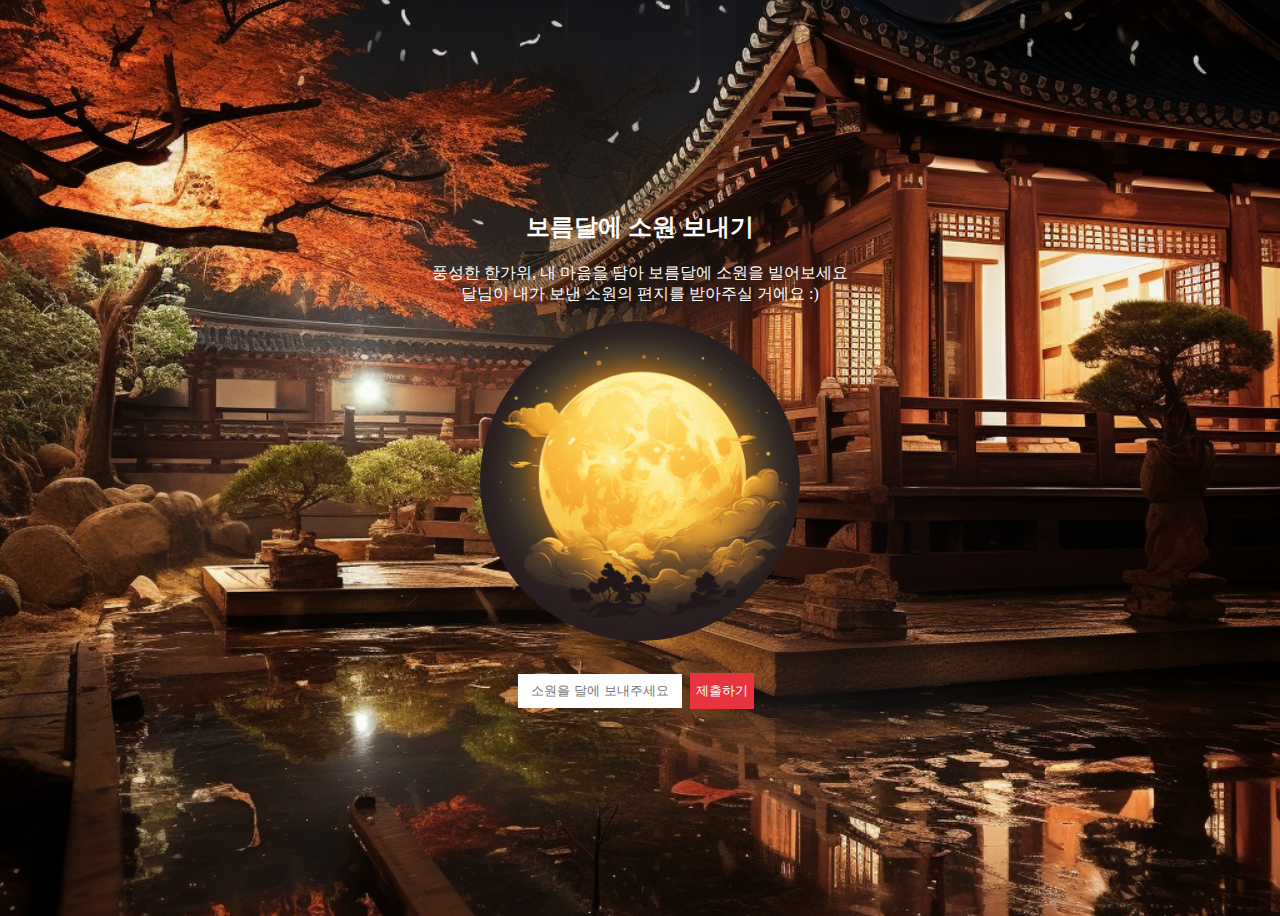
<file: deploy-v1/index.html>
<!DOCTYPE html>
<html lang="en">

<head>
    <meta charset="UTF-8">
    <meta http-equiv="X-UA-Compatible" content="IE=edge">
    <meta name="viewport" content="width=device-width, initial-scale=1.0">
    <title>달에 소원빌기 - SCCMC2309</title>
    <link rel="stylesheet" href="https://fonts.googleapis.com/css2?family=Material+Symbols+Outlined:opsz,wght,FILL,GRAD@48,400,0,0" />
    <link rel="stylesheet" href="wish.css">
</head>

<body>
    <div class="wrap">
        <div class="item-between">
            <h2>보름달에 소원 보내기</h2>
            <div class="item-center">
                <div>풍성한 한가위, 내 마음을 담아 보름달에 소원을 빌어보세요</div>
                <div>달님이 내가 보낸 소원의 편지를 받아주실 거에요 :)</div>
            </div>
            <div class="change-img"></div>
            <div class="moon">
                <div class="front"></div>
                <div class="back"></div>
            </div>
            <div id="msg-form" class="item-row">
                <input type="text" class="submit-input" placeholder="소원을 달에 보내주세요" required>
                <!-- "제출하기" 버튼에 클릭 이벤트 핸들러 연결 -->
                <button id="submit-btn" class="submit-btn" onclick="sendMessage()">제출하기</button>
            </div>
        </div>
    </div>
    <div class="letter"></div>
    
    <script src="https://code.jquery.com/jquery-3.7.0.js"
        integrity="sha256-JlqSTELeR4TLqP0OG9dxM7yDPqX1ox/HfgiSLBj8+kM=" crossorigin="anonymous"></script>
    <script>
        $(document).ready(function () {
            $(".letter").hide();
        });

        function messageAnimation() {
            // 버튼 비활성화
            $("#submit-btn").prop("disabled", true);
            $("#submit-btn").css("background-color", "gray")


            // 편지를 달로 보내는 애니메이션
            $(".letter").fadeIn(1000, function () {
                $(".letter").addClass("parabola");
                setTimeout(function () {
                    $(".letter").fadeOut(1000, function () {
                        // 애니메이션이 완료되면 .back을 보이게 하고 다음 애니메이션 수행
                        $(".back").fadeIn(300, function () {
                            setTimeout(function () {
                                $(".back").fadeOut(300, function () {
                                    // 애니메이션이 완료되면 버튼 다시 활성화
                                    $("#submit-btn").prop("disabled", false);
                                    $("#submit-btn").css("background-color", "#13275A");
                                });
                            }, 1000);
                        });
                    });
                }, 100);
            });
        };

        function sendMsgApi(message) {
            const formData = new FormData()
            formData.append("message", message)
            fetch('http://127.0.0.1:8080/api/message', {
                method : "POST",
                body : formData
            }).then(res => res.json()).then(data => {
                console.log(data)
            })
        }
        function sendMessage() {
            const message = $(".submit-input").val();
            if (message === "") {
                alert("빈 칸을 채워주세요!");
                return;
            }
            messageAnimation();
            sendMsgApi(message)
        }
    </script>
</body>

</html>
</file>
<file: deploy-v1/wish.css>
body {
  background-image: url("background.png");
  background-position: center;
  background-size: cover;
  color: white;
}

input {
  border: none;
  text-align: center;
}

input:focus-visible {
  outline: 1px #e8343e;
}


button {
  height: 2.3rem;
  margin: 0 0.5rem;
  box-shadow: none;
  border: none;
}

.wrap {
  width: 100%;
  height: 100vh;
  margin: auto;

  display: flex;
  flex-direction: column;
  align-items: center;
  justify-content: center;
}

.item-center {
  display: flex;
  flex-direction: column;
  align-items: center;
  justify-content: center;
}

.item-between {
  display: flex;
  flex-direction: column;
  align-items: center;
  justify-content: space-between;
}

.item-row {
  display: flex;
  align-items: center;
  justify-content: center;
}

.moon {
  width: 20rem;
  height: 20rem;
  position: relative;
  overflow: hidden;

  margin: 1rem;
}

.front {
  width: 20rem;
  height: 20rem;
  /* background-color: black; */
  background-image: url("moon.png");
  background-position: center;
  background-size: cover;
  border-radius: 50%;

  position: absolute;
  top: 0;
  z-index: 3;

  transform: rotateY(0deg);
  transition: ease-in-out all .4s;
}


.back {
  width: 12rem;
  height: 12rem;
  /* background-color: grey; */
  background-image: url("face.png");
  background-position: center;
  background-size: cover;
  opacity: 0.5;
  border-radius: 50%;

  position: absolute;
  top: 3.5rem;
  left: 4rem;
  z-index: 4;

  transform: rotateY(-180deg);
  transition: ease-in-out all .4s;

  display: none;

}

.moon.flip>.front {
  z-index: 1;
  transform: rotateY(180deg);
}

.moon.flip>.back {
  /* z-index: 5; */

  transform: rotateY(0deg);
}

#msg-form {
  margin: 1rem;
}

.submit-input {
  width: 10rem;
  height: 2rem;
}

.submit-btn {
  background-color: #e8343e;
  color: white;
}



.letter {
  width: 5rem;
  height: 3rem;

  background-image: url("mail.png");
  background-position: center;
  background-size: cover;

  position: absolute;
  top: 90%;
  left: 50%;
  font-size: 3rem;
  z-index: 5;

  display: none;
}


.parabola {
  animation: parabola 1s forwards;
  opacity: 1;
  transform-origin: center;
}


@keyframes parabola {
  0% {
    transform: translate(-40%, 0%);
    width: 5rem;
    height: 3rem;
  }

  100% {
    transform: translate(-40%, -1500%);
    width: 0.5rem;
    height: 0.3rem;
    top: 60%;
  }
}
</file>
